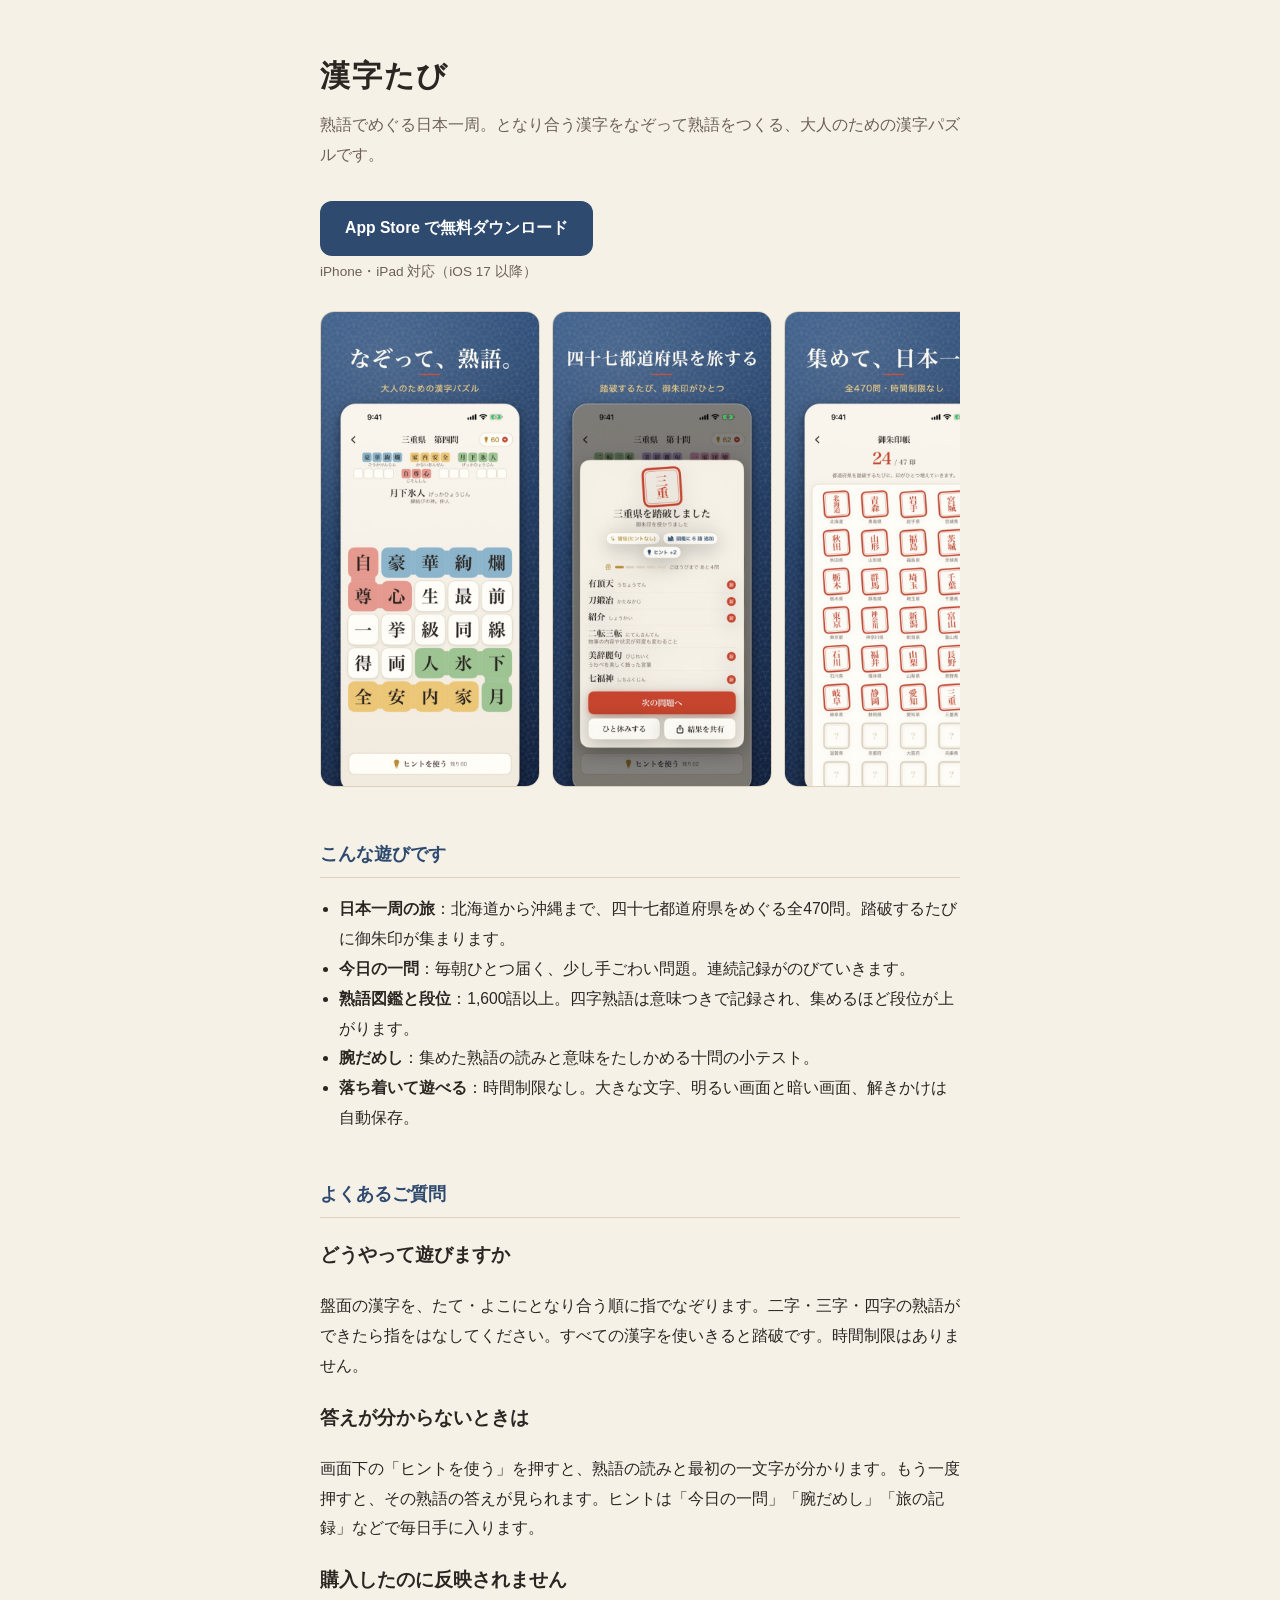
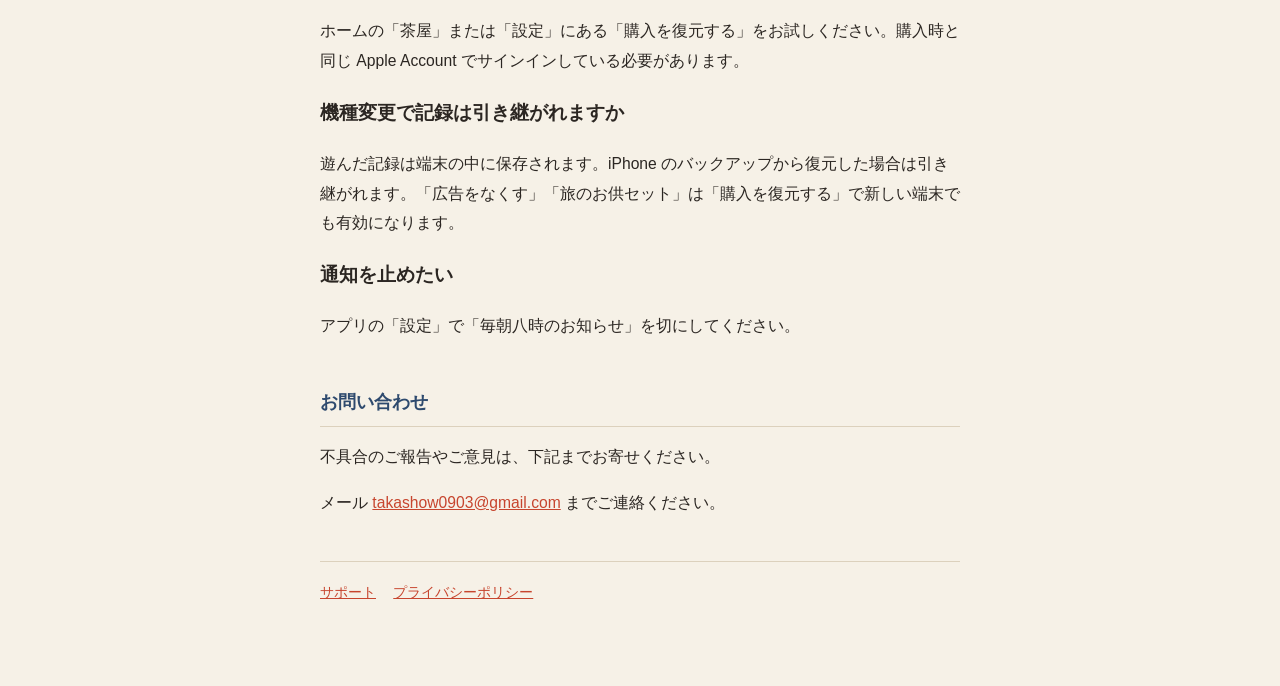
<file: index.html>
<!doctype html>
<html lang="ja">
<head>
<meta charset="utf-8">
<meta name="viewport" content="width=device-width, initial-scale=1">
<title>漢字たび - 熟語つなぎ・漢字パズル（iPhone・iPad 無料）</title>
<meta name="description" content="となり合う漢字を指でなぞって熟語をつくる、大人のための漢字パズル。北海道から沖縄まで四十七都道府県をめぐる全470問と、毎朝届く「今日の一問」。四字熟語の脳トレに。iPhone・iPad 対応、基本無料。">
<meta name="apple-itunes-app" content="app-id=6834775343">
<link rel="canonical" href="https://shou0903.github.io/kanjitabi-support/">
<meta property="og:type" content="website">
<meta property="og:title" content="漢字たび - 熟語つなぎ・漢字パズル">
<meta property="og:description" content="となり合う漢字をなぞって熟語をつくる、大人のための漢字パズル。四十七都道府県をめぐる全470問。">
<meta property="og:url" content="https://shou0903.github.io/kanjitabi-support/">
<meta property="og:image" content="https://shou0903.github.io/kanjitabi-support/img/ogp.jpg">
<meta property="og:locale" content="ja_JP">
<meta name="twitter:card" content="summary_large_image">
<script type="application/ld+json">
{"@context":"https://schema.org","@type":"MobileApplication","name":"漢字たび - 熟語つなぎ・漢字パズル","operatingSystem":"iOS","applicationCategory":"GameApplication","inLanguage":"ja","url":"https://apps.apple.com/jp/app/id6834775343","offers":{"@type":"Offer","price":"0","priceCurrency":"JPY"}}
</script>
<link rel="stylesheet" href="style.css">
</head>
<body>
<main>
<h1>漢字たび</h1>
<p class="lead">熟語でめぐる日本一周。となり合う漢字をなぞって熟語をつくる、大人のための漢字パズルです。</p>
<p><a class="dl" href="https://apps.apple.com/jp/app/id6834775343">App Store で無料ダウンロード</a><br><span class="note">iPhone・iPad 対応（iOS 17 以降）</span></p>

<div class="shots">
<img src="img/shot1.jpg" alt="となり合う漢字をなぞって熟語をつくる盤面" width="300" height="652" loading="lazy">
<img src="img/shot2.jpg" alt="遊びの画面" width="300" height="652" loading="lazy">
<img src="img/shot3.jpg" alt="遊びの画面" width="300" height="652" loading="lazy">
<img src="img/shot4.jpg" alt="遊びの画面" width="300" height="652" loading="lazy">
</div>

<h2>こんな遊びです</h2>
<ul>
<li><strong>日本一周の旅</strong>：北海道から沖縄まで、四十七都道府県をめぐる全470問。踏破するたびに御朱印が集まります。</li>
<li><strong>今日の一問</strong>：毎朝ひとつ届く、少し手ごわい問題。連続記録がのびていきます。</li>
<li><strong>熟語図鑑と段位</strong>：1,600語以上。四字熟語は意味つきで記録され、集めるほど段位が上がります。</li>
<li><strong>腕だめし</strong>：集めた熟語の読みと意味をたしかめる十問の小テスト。</li>
<li><strong>落ち着いて遊べる</strong>：時間制限なし。大きな文字、明るい画面と暗い画面、解きかけは自動保存。</li>
</ul>

<h2>よくあるご質問</h2>
<h3>どうやって遊びますか</h3>
<p>盤面の漢字を、たて・よこにとなり合う順に指でなぞります。二字・三字・四字の熟語ができたら指をはなしてください。すべての漢字を使いきると踏破です。時間制限はありません。</p>
<h3>答えが分からないときは</h3>
<p>画面下の「ヒントを使う」を押すと、熟語の読みと最初の一文字が分かります。もう一度押すと、その熟語の答えが見られます。ヒントは「今日の一問」「腕だめし」「旅の記録」などで毎日手に入ります。</p>
<h3>購入したのに反映されません</h3>
<p>ホームの「茶屋」または「設定」にある「購入を復元する」をお試しください。購入時と同じ Apple Account でサインインしている必要があります。</p>
<h3>機種変更で記録は引き継がれますか</h3>
<p>遊んだ記録は端末の中に保存されます。iPhone のバックアップから復元した場合は引き継がれます。「広告をなくす」「旅のお供セット」は「購入を復元する」で新しい端末でも有効になります。</p>
<h3>通知を止めたい</h3>
<p>アプリの「設定」で「毎朝八時のお知らせ」を切にしてください。</p>

<h2>お問い合わせ</h2>
<p>不具合のご報告やご意見は、下記までお寄せください。</p>
<p><!-- CONTACT -->メール <a href="mailto:takashow0903@gmail.com?subject=%E6%BC%A2%E5%AD%97%E3%81%9F%E3%81%B3">takashow0903@gmail.com</a> までご連絡ください。</p>

<nav><a href="index.html">サポート</a><a href="privacy.html">プライバシーポリシー</a></nav>
</main>
</body>
</html>
</file>
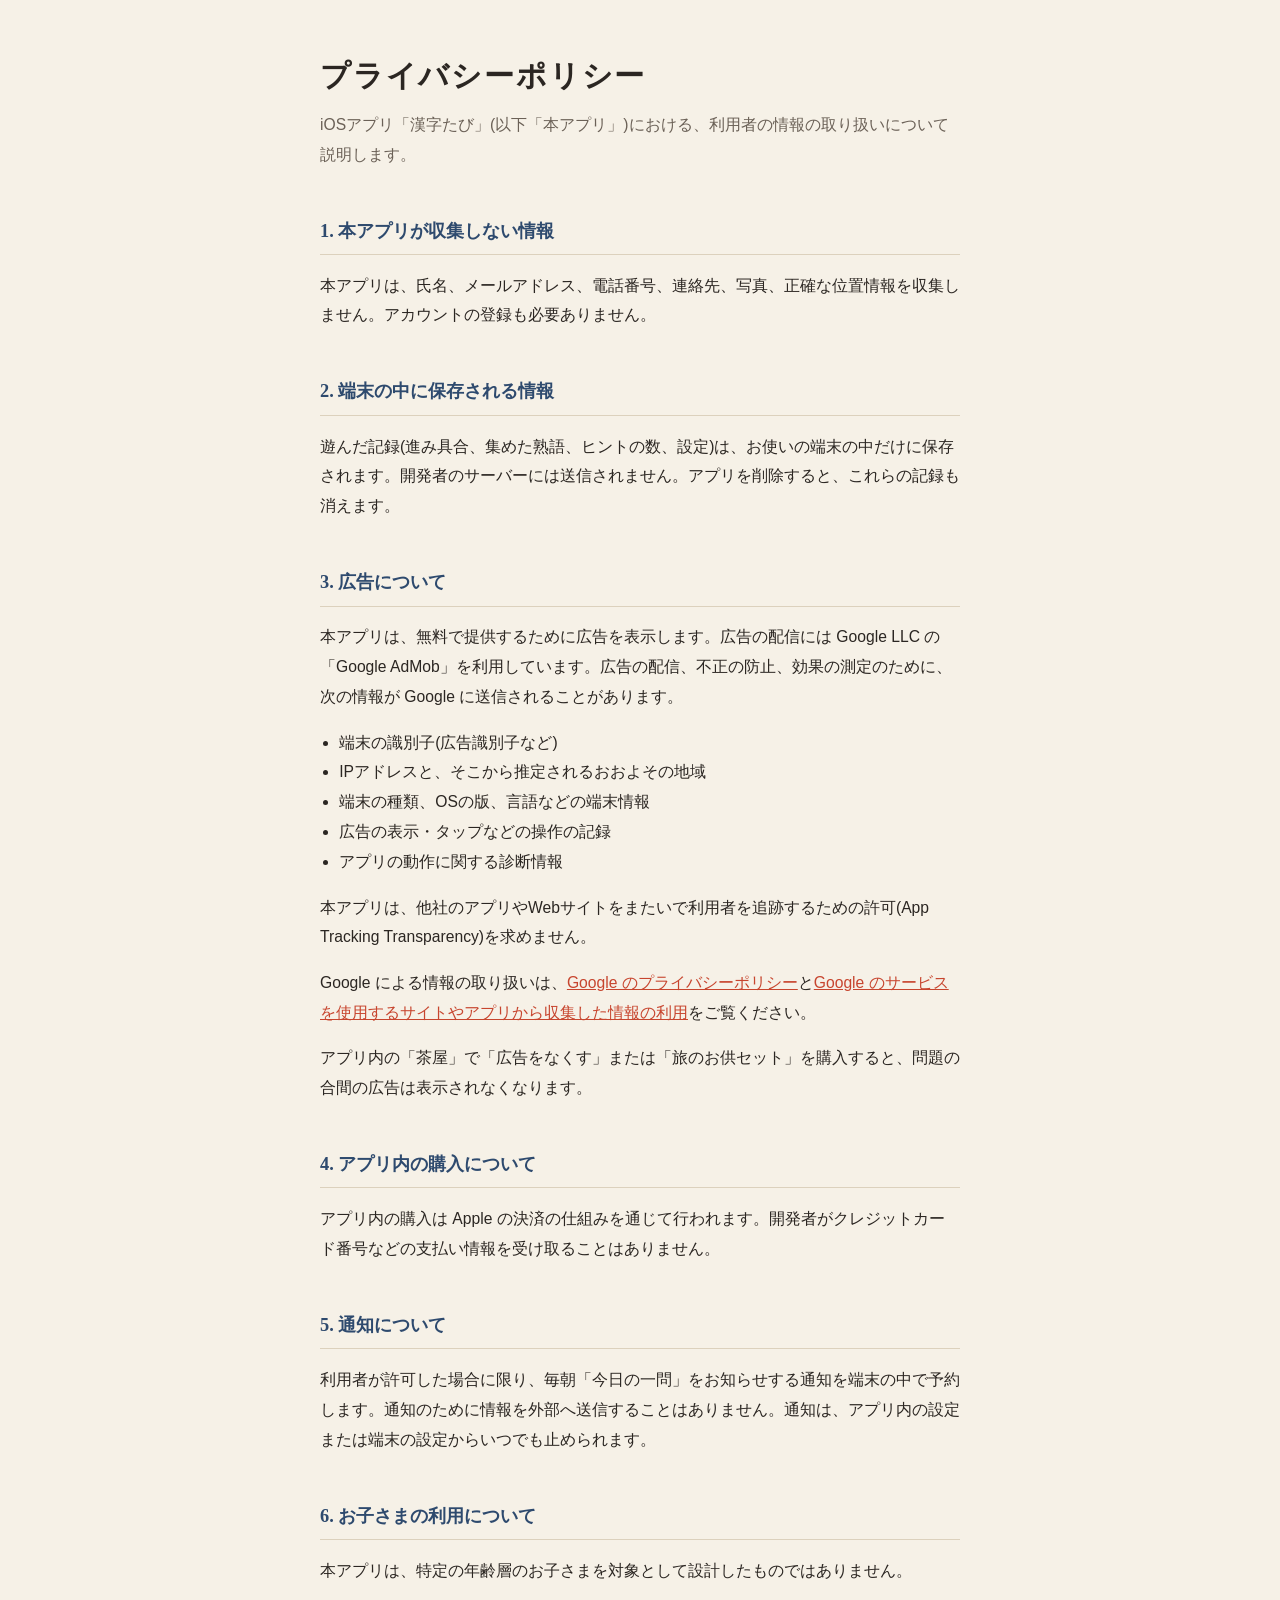
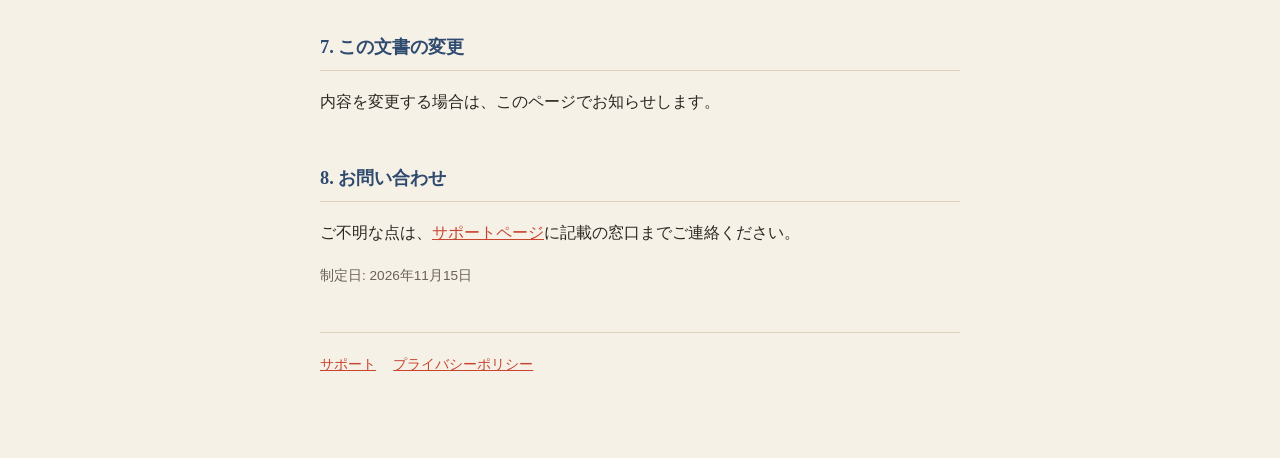
<file: privacy.html>
<!doctype html>
<html lang="ja">
<head>
<meta charset="utf-8">
<meta name="viewport" content="width=device-width, initial-scale=1">
<title>プライバシーポリシー | 漢字たび</title>
<link rel="stylesheet" href="style.css">
</head>
<body>
<main>
<h1>プライバシーポリシー</h1>
<p class="lead">iOSアプリ「漢字たび」(以下「本アプリ」)における、利用者の情報の取り扱いについて説明します。</p>

<h2>1. 本アプリが収集しない情報</h2>
<p>本アプリは、氏名、メールアドレス、電話番号、連絡先、写真、正確な位置情報を収集しません。アカウントの登録も必要ありません。</p>

<h2>2. 端末の中に保存される情報</h2>
<p>遊んだ記録(進み具合、集めた熟語、ヒントの数、設定)は、お使いの端末の中だけに保存されます。開発者のサーバーには送信されません。アプリを削除すると、これらの記録も消えます。</p>

<h2>3. 広告について</h2>
<p>本アプリは、無料で提供するために広告を表示します。広告の配信には Google LLC の「Google AdMob」を利用しています。広告の配信、不正の防止、効果の測定のために、次の情報が Google に送信されることがあります。</p>
<ul>
<li>端末の識別子(広告識別子など)</li>
<li>IPアドレスと、そこから推定されるおおよその地域</li>
<li>端末の種類、OSの版、言語などの端末情報</li>
<li>広告の表示・タップなどの操作の記録</li>
<li>アプリの動作に関する診断情報</li>
</ul>
<p>本アプリは、他社のアプリやWebサイトをまたいで利用者を追跡するための許可(App Tracking Transparency)を求めません。</p>
<p>Google による情報の取り扱いは、<a href="https://policies.google.com/privacy?hl=ja">Google のプライバシーポリシー</a>と<a href="https://policies.google.com/technologies/partner-sites?hl=ja">Google のサービスを使用するサイトやアプリから収集した情報の利用</a>をご覧ください。</p>
<p>アプリ内の「茶屋」で「広告をなくす」または「旅のお供セット」を購入すると、問題の合間の広告は表示されなくなります。</p>

<h2>4. アプリ内の購入について</h2>
<p>アプリ内の購入は Apple の決済の仕組みを通じて行われます。開発者がクレジットカード番号などの支払い情報を受け取ることはありません。</p>

<h2>5. 通知について</h2>
<p>利用者が許可した場合に限り、毎朝「今日の一問」をお知らせする通知を端末の中で予約します。通知のために情報を外部へ送信することはありません。通知は、アプリ内の設定または端末の設定からいつでも止められます。</p>

<h2>6. お子さまの利用について</h2>
<p>本アプリは、特定の年齢層のお子さまを対象として設計したものではありません。</p>

<h2>7. この文書の変更</h2>
<p>内容を変更する場合は、このページでお知らせします。</p>

<h2>8. お問い合わせ</h2>
<p>ご不明な点は、<a href="index.html">サポートページ</a>に記載の窓口までご連絡ください。</p>

<p class="date">制定日: 2026年11月15日</p>
<nav><a href="index.html">サポート</a><a href="privacy.html">プライバシーポリシー</a></nav>
</main>
</body>
</html>
</file>
<file: style.css>
:root { --paper:#f6f1e7; --ink:#2b2622; --soft:#6b6157; --line:#dcd1bd; --shu:#c7452e; --ai:#2e4a6e; }
@media (prefers-color-scheme: dark) { :root { --paper:#1b1917; --ink:#f1ebdf; --soft:#b3a99d; --line:#46413b; --shu:#d9553c; --ai:#8fb5e6; } }
* { box-sizing: border-box; }
body { margin:0; background:var(--paper); color:var(--ink); font-family:"Hiragino Mincho ProN","Yu Mincho",serif; line-height:1.9; }
main { max-width:680px; margin:0 auto; padding:48px 20px 80px; }
h1 { font-size:1.9rem; margin:0 0 4px; letter-spacing:.06em; }
h2 { font-size:1.15rem; color:var(--ai); margin:2.4em 0 .4em; padding-bottom:.3em; border-bottom:1px solid var(--line); }
p, li { font-family:"Hiragino Sans","Yu Gothic",sans-serif; font-size:.98rem; }
.lead { color:var(--soft); margin:0 0 2em; }
a { color:var(--shu); }
nav { margin-top:3em; padding-top:1.2em; border-top:1px solid var(--line); font-family:"Hiragino Sans",sans-serif; font-size:.9rem; }
nav a { margin-right:1.2em; }
.date { color:var(--soft); font-size:.85rem; }
.dl { display:inline-block; background:var(--ai); color:#fff; text-decoration:none; font-family:"Hiragino Sans",sans-serif; font-weight:700; padding:.8em 1.6em; border-radius:12px; }
.note { color:var(--soft); font-size:.85rem; font-family:"Hiragino Sans",sans-serif; }
.shots { display:flex; gap:12px; overflow-x:auto; margin:1.6em 0; padding-bottom:6px; }
.shots img { width:46%; max-width:220px; height:auto; flex:0 0 auto; border-radius:14px; border:1px solid var(--line); }
ul { padding-left:1.2em; }
</file>
